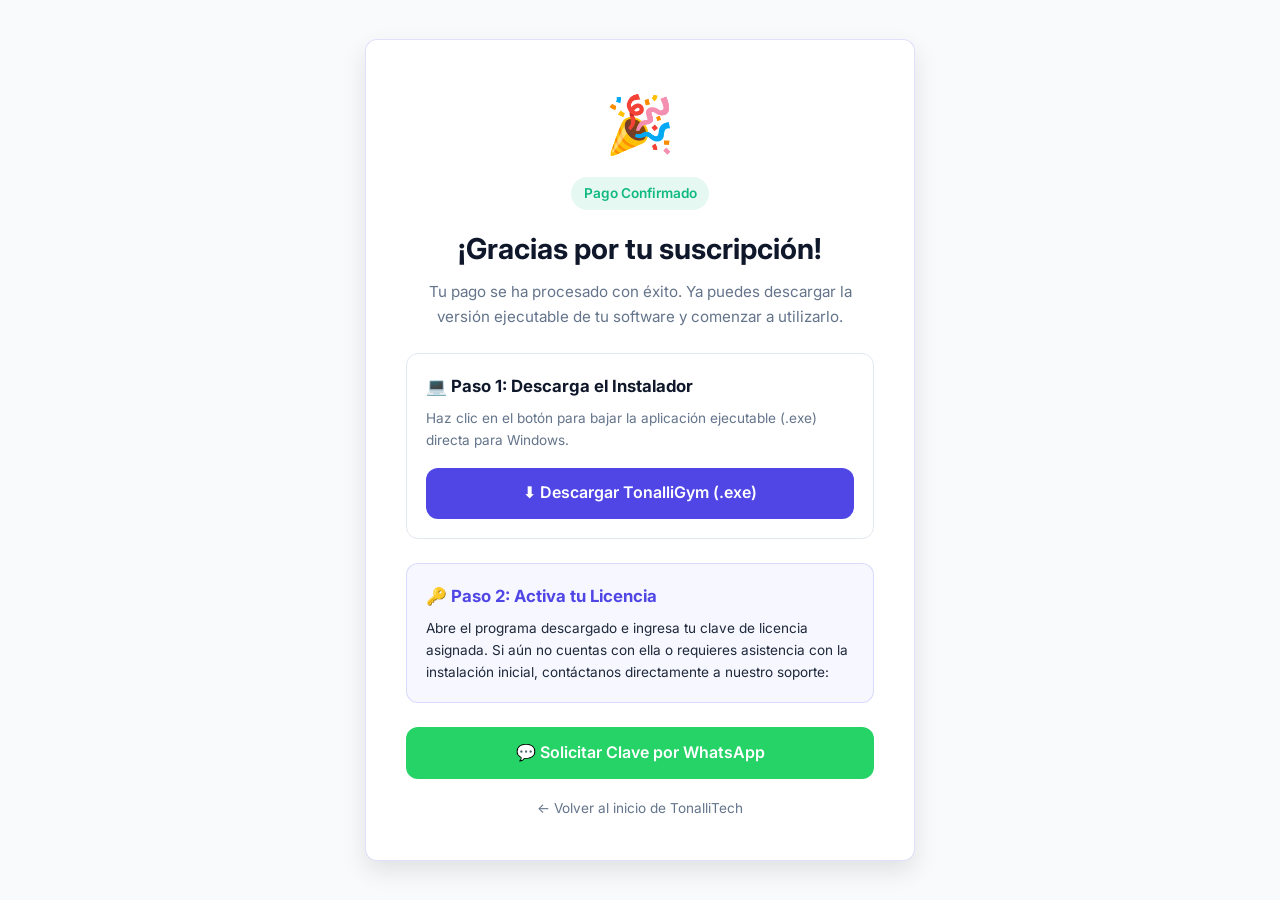
<file: gracias.html>
<!DOCTYPE html>
<html lang="es">
<head>
  <meta charset="UTF-8">
  <meta name="viewport" content="width=device-width, initial-scale=1.0">
  <title>¡Gracias por tu compra! - TonalliTech</title>
  
  <link rel="icon" type="image/png" href="logo-icon.png">
  <link rel="preconnect" href="https://fonts.googleapis.com">
  <link rel="preconnect" href="https://fonts.gstatic.com" crossorigin>
  <link href="https://fonts.googleapis.com/css2?family=Inter:wght@400;500;600;700&display=swap" rel="stylesheet">
  <link rel="stylesheet" href="styles.css">
</head>
<body style="background-color: var(--bg-light); display: flex; align-items: center; justify-content: center; min-height: 100vh; padding: 1.5rem;">

  <div class="appointment-card" style="max-width: 550px; text-align: center; border: 1px solid rgba(99, 102, 241, 0.2); width: 100%;">
    <div style="font-size: 3.5rem; margin-bottom: 0.5rem;">🎉</div>
    
    <span class="badge" style="background: rgba(16, 185, 129, 0.1); color: #10b981; margin-bottom: 1rem;">Pago Confirmado</span>
    
    <h1 style="font-size: 1.8rem; color: var(--dark); margin-bottom: 0.5rem;">¡Gracias por tu suscripción!</h1>
    <p style="color: var(--text-muted); font-size: 0.95rem; margin-bottom: 1.5rem;">
      Tu pago se ha procesado con éxito. Ya puedes descargar la versión ejecutable de tu software y comenzar a utilizarlo.
    </p>

    <!-- CAJA DE DESCARGA DEL EXECUTABLE -->
    <div style="background: var(--bg-alt); padding: 1.2rem; border-radius: 12px; border: 1px solid var(--border); margin-bottom: 1.5rem; text-align: left;">
      <h3 style="font-size: 1.05rem; color: var(--dark); margin-bottom: 0.5rem; display: flex; align-items: center; gap: 0.5rem;">
        💻 Paso 1: Descarga el Instalador
      </h3>
      <p style="font-size: 0.85rem; color: var(--text-muted); margin-bottom: 1rem;">
        Haz clic en el botón para bajar la aplicación ejecutable (.exe) directa para Windows.
      </p>
      
      <!-- Reemplaza el href con el link directo a tu ejecutable o release en GitHub/Drive -->
      <a id="downloadBtn" href="https://github.com/tu-usuario/tu-repo/releases/download/v1.0/TonalliGym.exe" target="_blank" class="btn btn-primary btn-block" style="text-align: center; text-decoration: none;">
        ⬇️ Descargar TonalliGym (.exe)
      </a>
    </div>

    <!-- INSTRUCCIONES DE ACTIVACIÓN -->
    <div style="background: rgba(99, 102, 241, 0.05); padding: 1.2rem; border-radius: 12px; border: 1px solid rgba(99, 102, 241, 0.2); margin-bottom: 1.5rem; text-align: left;">
      <h3 style="font-size: 1.05rem; color: var(--primary); margin-bottom: 0.5rem; display: flex; align-items: center; gap: 0.5rem;">
        🔑 Paso 2: Activa tu Licencia
      </h3>
      <p style="font-size: 0.85rem; color: var(--dark-light); line-height: 1.6;">
        Abre el programa descargado e ingresa tu clave de licencia asignada. Si aún no cuentas con ella o requieres asistencia con la instalación inicial, contáctanos directamente a nuestro soporte:
      </p>
    </div>

    <a href="https://wa.me/527712029400?text=Hola%20TonalliTech,%20acabo%20de%20realizar%20mi%20pago%20de%20suscripci%C3%B3n%20para%20TonalliGym%20y%20necesito%20mi%20clave%20de%20activaci%C3%B3n." target="_blank" class="btn btn-whatsapp btn-block" style="text-align: center; text-decoration: none; margin-bottom: 1rem;">
      💬 Solicitar Clave por WhatsApp
    </a>

    <a href="index.html" style="font-size: 0.85rem; color: var(--text-muted); text-decoration: none;">← Volver al inicio de TonalliTech</a>
  </div>

</body>
</html>
</file>
<file: styles.css>
/* ==========================================
   VARIABLES Y ESTILOS BASE
=========================================== */
:root {
  --primary: #4f46e5;
  --primary-hover: #4338ca;
  --dark: #0f172a;
  --dark-light: #1e293b;
  --text: #334155;
  --text-muted: #64748b;
  --bg-light: #f8fafc;
  --bg-white: #ffffff;
  --border: #e2e8f0;
  --success: #10b981;
  --whatsapp: #25d366;
  --whatsapp-hover: #1da851;
  --radius: 12px;
  --shadow: 0 4px 12px rgba(0, 0, 0, 0.05);
  --shadow-hover: 0 10px 25px rgba(0, 0, 0, 0.1);
}

* {
  box-sizing: border-box;
  margin: 0;
  padding: 0;
}

body {
  font-family: 'Inter', system-ui, -apple-system, sans-serif;
  color: var(--text);
  background-color: var(--bg-white);
  line-height: 1.6;
}

.container {
  max-width: 1140px;
  margin: 0 auto;
  padding: 0 1.5rem;
}

/* ==========================================
   NAVEGACIÓN
=========================================== */
.navbar {
  position: sticky;
  top: 0;
  background-color: rgba(255, 255, 255, 0.95);
  backdrop-filter: blur(8px);
  border-bottom: 1px solid var(--border);
  z-index: 1000;
  padding: 1rem 0;
}

.nav-container {
  display: flex;
  justify-content: space-between;
  align-items: center;
}

.logo a {
  font-size: 1.5rem;
  font-weight: 700;
  color: var(--dark);
  text-decoration: none;
}

.logo span {
  color: var(--primary);
}

.nav-links {
  display: flex;
  list-style: none;
  gap: 1.8rem;
  align-items: center;
}

.nav-links a {
  text-decoration: none;
  color: var(--text);
  font-weight: 500;
  transition: color 0.2s;
}

.nav-links a:hover {
  color: var(--primary);
}

.nav-admin-link {
  color: var(--text-muted) !important;
  font-size: 0.9rem;
}

.btn-nav {
  background-color: var(--primary);
  color: #fff !important;
  padding: 0.5rem 1.2rem;
  border-radius: var(--radius);
  transition: background-color 0.2s !important;
}

.btn-nav:hover {
  background-color: var(--primary-hover) !important;
}

/* ==========================================
   SECCIONES Y ENCABEZADOS
=========================================== */
.section {
  padding: 5rem 0;
}

.section-alt {
  background-color: var(--bg-light);
}

.section-header {
  text-align: center;
  max-width: 700px;
  margin: 0 auto 3rem;
}

.badge {
  display: inline-block;
  padding: 0.35rem 0.8rem;
  background-color: rgba(79, 70, 229, 0.1);
  color: var(--primary);
  font-size: 0.85rem;
  font-weight: 600;
  border-radius: 50px;
  margin-bottom: 0.8rem;
}

.section-header h2 {
  font-size: 2.2rem;
  color: var(--dark);
  margin-bottom: 0.8rem;
}

.section-header p {
  color: var(--text-muted);
  font-size: 1.1rem;
}

/* ==========================================
   HERO
=========================================== */
.hero-section {
  padding: 6rem 0;
  background: linear-gradient(135deg, #0f172a 0%, #1e1b4b 100%);
  color: #fff;
  text-align: center;
}

.hero-container h1 {
  font-size: 2.8rem;
  font-weight: 700;
  line-height: 1.2;
  margin-bottom: 1.2rem;
}

.hero-container h1 span {
  color: #818cf8;
}

.hero-container p {
  font-size: 1.2rem;
  color: #cbd5e1;
  max-width: 750px;
  margin: 0 auto 2.5rem;
}

.hero-buttons {
  display: flex;
  justify-content: center;
  gap: 1rem;
}

/* ==========================================
   BOTONES
=========================================== */
.btn {
  display: inline-block;
  padding: 0.8rem 1.8rem;
  border-radius: var(--radius);
  font-weight: 600;
  text-decoration: none;
  cursor: pointer;
  border: none;
  font-size: 1rem;
  transition: transform 0.2s, background-color 0.2s, box-shadow 0.2s;
}

.btn:hover {
  transform: translateY(-2px);
}

.btn-primary {
  background-color: var(--primary);
  color: #fff;
}

.btn-primary:hover {
  background-color: var(--primary-hover);
}

.btn-secondary {
  background-color: rgba(255, 255, 255, 0.1);
  color: #fff;
  border: 1px solid rgba(255, 255, 255, 0.2);
}

.btn-secondary:hover {
  background-color: rgba(255, 255, 255, 0.2);
}

.btn-block {
  width: 100%;
}

.btn-whatsapp {
  background-color: var(--whatsapp);
  color: #fff;
}

.btn-whatsapp:hover {
  background-color: var(--whatsapp-hover);
}

/* ==========================================
   TARJETAS
=========================================== */
.cards-grid {
  display: grid;
  grid-template-columns: repeat(auto-fit, minmax(280px, 1fr));
  gap: 2rem;
}

.card {
  background: var(--bg-white);
  padding: 2rem;
  border-radius: var(--radius);
  border: 1px solid var(--border);
  box-shadow: var(--shadow);
  transition: transform 0.3s, box-shadow 0.3s;
}

.card:hover {
  transform: translateY(-5px);
  box-shadow: var(--shadow-hover);
}

.card-icon {
  font-size: 2.5rem;
  margin-bottom: 1rem;
}

.card h3 {
  font-size: 1.3rem;
  color: var(--dark);
  margin-bottom: 0.6rem;
}

.card p {
  color: var(--text-muted);
}

/* ==========================================
   STACK TECNOLÓGICO
=========================================== */
.tech-grid {
  display: grid;
  grid-template-columns: repeat(auto-fit, minmax(240px, 1fr));
  gap: 1.8rem;
}

.tech-card {
  background: var(--bg-white);
  border: 1px solid var(--border);
  border-radius: var(--radius);
  padding: 1.8rem;
  box-shadow: var(--shadow);
  transition: transform 0.3s ease, box-shadow 0.3s ease;
}

.tech-card:hover {
  transform: translateY(-5px);
  box-shadow: var(--shadow-hover);
}

.tech-icon {
  font-size: 2.2rem;
  margin-bottom: 0.8rem;
}

.tech-card h3 {
  font-size: 1.25rem;
  margin-bottom: 1rem;
  color: var(--dark);
}

.tech-list {
  list-style: none;
}

.tech-list li {
  padding: 0.45rem 0;
  color: var(--text);
  font-size: 0.95rem;
  border-bottom: 1px dashed var(--border);
}

.tech-list li:last-child {
  border-bottom: none;
}

/* ==========================================
   FAQ
=========================================== */
.faq-container {
  max-width: 800px;
  margin: 0 auto;
}

.faq-item {
  background: var(--bg-white);
  border: 1px solid var(--border);
  border-radius: var(--radius);
  margin-bottom: 1rem;
  overflow: hidden;
  box-shadow: var(--shadow);
}

.faq-question {
  width: 100%;
  padding: 1.2rem 1.5rem;
  display: flex;
  justify-content: space-between;
  align-items: center;
  background: none;
  border: none;
  font-size: 1.05rem;
  font-weight: 600;
  color: var(--dark);
  text-align: left;
  cursor: pointer;
  transition: background-color 0.2s ease;
}

.faq-question:hover {
  background-color: var(--bg-light);
}

.faq-icon {
  font-size: 1.4rem;
  font-weight: 300;
  transition: transform 0.3s ease;
}

.faq-answer {
  max-height: 0;
  overflow: hidden;
  padding: 0 1.5rem;
  transition: max-height 0.3s ease, padding 0.3s ease;
  color: var(--text-muted);
  font-size: 0.95rem;
  line-height: 1.6;
}

.faq-item.active .faq-answer {
  max-height: 250px;
  padding: 0 1.5rem 1.25rem 1.5rem;
}

.faq-item.active .faq-icon {
  transform: rotate(45deg);
}

/* ==========================================
   FORMULARIO Y MODAL ADMIN
=========================================== */
.appointment-card {
  max-width: 650px;
  margin: 0 auto;
  background: var(--bg-white);
  border: 1px solid var(--border);
  border-radius: var(--radius);
  padding: 2.5rem;
  box-shadow: var(--shadow-hover);
}

.login-modal-overlay {
  position: fixed;
  top: 0;
  left: 0;
  width: 100%;
  height: 100%;
  background: rgba(15, 23, 42, 0.85);
  backdrop-filter: blur(5px);
  display: flex;
  justify-content: center;
  align-items: center;
  z-index: 2000;
  padding: 1.5rem;
}

.login-card {
  width: 100%;
  max-width: 400px;
}

.form-group {
  margin-bottom: 1.2rem;
}

.form-row {
  display: grid;
  grid-template-columns: 1fr 1fr;
  gap: 1rem;
}

label {
  display: block;
  font-weight: 600;
  margin-bottom: 0.4rem;
  color: var(--dark);
  font-size: 0.9rem;
}

input, select, textarea {
  width: 100%;
  padding: 0.75rem 1rem;
  border: 1px solid var(--border);
  border-radius: 8px;
  font-family: inherit;
  font-size: 0.95rem;
  transition: border-color 0.2s, box-shadow 0.2s;
}

input:focus, select:focus, textarea:focus {
  outline: none;
  border-color: var(--primary);
  box-shadow: 0 0 0 3px rgba(79, 70, 229, 0.15);
}

.hidden {
  display: none !important;
}

.confirmation-box {
  text-align: center;
  padding: 1.5rem 0;
}

.success-icon {
  font-size: 3rem;
  margin-bottom: 0.5rem;
}

.confirmation-box h3 {
  color: var(--dark);
  margin-bottom: 0.5rem;
}

.confirmation-box p {
  color: var(--text-muted);
  margin-bottom: 1.5rem;
}

/* BOTÓN FLOTANTE DE WHATSAPP */
.whatsapp-float {
  position: fixed;
  width: 55px;
  height: 55px;
  bottom: 25px;
  right: 25px;
  background-color: var(--whatsapp);
  color: #fff;
  border-radius: 50px;
  text-align: center;
  font-size: 28px;
  box-shadow: 0 4px 10px rgba(0, 0, 0, 0.3);
  z-index: 1000;
  display: flex;
  align-items: center;
  justify-content: center;
  text-decoration: none;
  transition: transform 0.2s, background-color 0.2s;
}

.whatsapp-float:hover {
  transform: scale(1.1);
  background-color: var(--whatsapp-hover);
}

/* ==========================================
   FOOTER
=========================================== */
.footer {
  background-color: var(--dark);
  color: #94a3b8;
  padding: 4rem 0 2rem;
}

.footer-container {
  display: grid;
  grid-template-columns: 2fr 1fr 1fr;
  gap: 2rem;
  margin-bottom: 3rem;
}

.footer-brand h3 {
  color: #fff;
  font-size: 1.5rem;
  margin-bottom: 0.8rem;
}

.footer-brand span {
  color: #818cf8;
}

.footer h4 {
  color: #fff;
  margin-bottom: 1rem;
  font-size: 1.1rem;
}

.footer ul {
  list-style: none;
}

.footer ul li {
  margin-bottom: 0.5rem;
}

.footer a {
  color: #94a3b8;
  text-decoration: none;
  transition: color 0.2s;
}

.footer a:hover {
  color: #fff;
}

.footer-bottom {
  text-align: center;
  padding-top: 2rem;
  border-top: 1px solid var(--dark-light);
  font-size: 0.9rem;
}

/* ==========================================
   RESPONSIVO
=========================================== */
@media (max-width: 768px) {
  .nav-links {
    display: none;
  }

  .hero-container h1 {
    font-size: 2.1rem;
  }

  .form-row {
    grid-template-columns: 1fr;
  }

  .footer-container {
    grid-template-columns: 1fr;
  }
}
</file>
